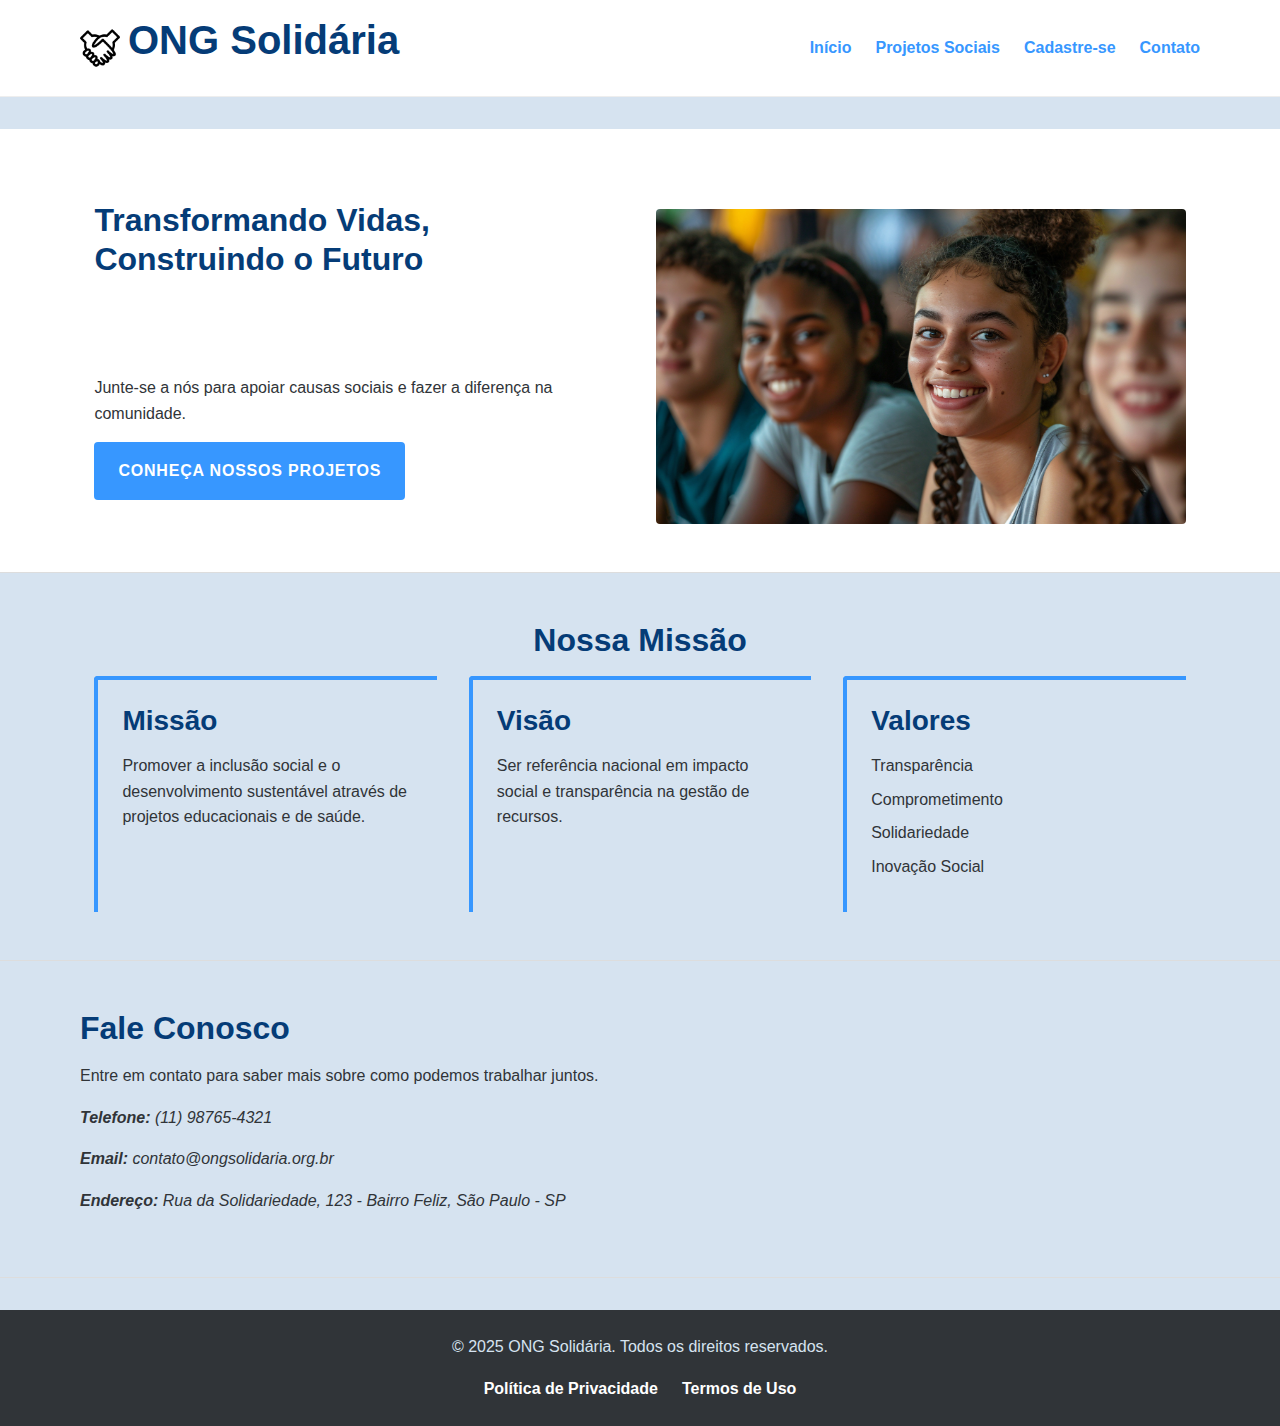
<file: index.html>
<!DOCTYPE html>
<html lang="pt-BR">
<head>
    <meta charset="UTF-8">
    <meta name="viewport" content="width=device-width, initial-scale=1.0">
    <title>ONG Solidária - Juntos Transformamos Vidas</title>
    <meta name="description" content="ONG Solidária: Conheça nossa missão, projetos e como você pode ajudar a transformar vidas através do voluntariado e doações.">
    <link rel="stylesheet" href="css/style.css">
</head>
<body>
    <header>
        <div class="container">
            <div class="logo">
                <img src="img/logo.png" alt="Logo da ONG Solidária">
                <h1>ONG Solidária</h1>
            </div>
            <nav>
                <input type="checkbox" id="menu-toggle" class="menu-toggle">
                <label for="menu-toggle" class="menu-icon">&#9776;</label>
                <ul class="nav-menu">
                    <li><a href="index.html">Início</a></li>
                    <li class="has-submenu">
                            <a href="projetos.html">Projetos Sociais</a>
                            <ul class="submenu">
                                <li><a href="projetos.html#voluntariado">Voluntariado</a></li>
                                <li><a href="projetos.html#doacoes">Doações</a></li>
                            </ul>
                        </li>
                    <li><a href="cadastro.html">Cadastre-se</a></li>
                    <li><a href="#contato">Contato</a></li>
                </ul>
            </nav>
        </div>
    </header>

    <main>
        <section id="hero" aria-labelledby="hero-heading">
            <div class="container">
                <h2 id="hero-heading">Transformando Vidas, Construindo o Futuro</h2>
                <div class="hero-content">
                    <p>Junte-se a nós para apoiar causas sociais e fazer a diferença na comunidade.</p>
                    <a href="projetos.html" class="cta-button">Conheça Nossos Projetos</a>
                </div>
                <img src="img/hero-image.jpg" alt="Pessoas sorrindo em uma atividade da ONG" class="hero-image">
            </div>
        </section>

        <section id="missao" aria-labelledby="missao-heading">
            <h2 id="missao-heading">Nossa Missão</h2>
            <div class="container">
                <article>
                    <h3>Missão</h3>
                    <p>Promover a inclusão social e o desenvolvimento sustentável através de projetos educacionais e de saúde.</p>
                </article>
                <article>
                    <h3>Visão</h3>
                    <p>Ser referência nacional em impacto social e transparência na gestão de recursos.</p>
                </article>
                <article>
                    <h3>Valores</h3>
                    <ul>
                        <li>Transparência</li>
                        <li>Comprometimento</li>
                        <li>Solidariedade</li>
                        <li>Inovação Social</li>
                    </ul>
                </article>
            </div>
        </section>

        <section id="contato-destaque" aria-labelledby="contato-destaque-heading">
            <div class="container">
                <h2 id="contato-destaque-heading">Fale Conosco</h2>
                <p>Entre em contato para saber mais sobre como podemos trabalhar juntos.</p>
                <address>
                    <p><strong>Telefone:</strong> (11) 98765-4321</p>
                    <p><strong>Email:</strong> contato@ongsolidaria.org.br</p>
                    <p><strong>Endereço:</strong> Rua da Solidariedade, 123 - Bairro Feliz, São Paulo - SP</p>
                </address>
            </div>
        </section>
    </main>
    
    <footer id="contato">
        <div class="container">
            <p>&copy; 2025 ONG Solidária. Todos os direitos reservados.</p>
            <nav aria-label="Links de Rodapé">
                <ul>
                    <li><a href="#">Política de Privacidade</a></li>
                    <li><a href="#">Termos de Uso</a></li>
                </ul>
            </nav>
        </div>
    </footer>
</body>
</html>
</file>
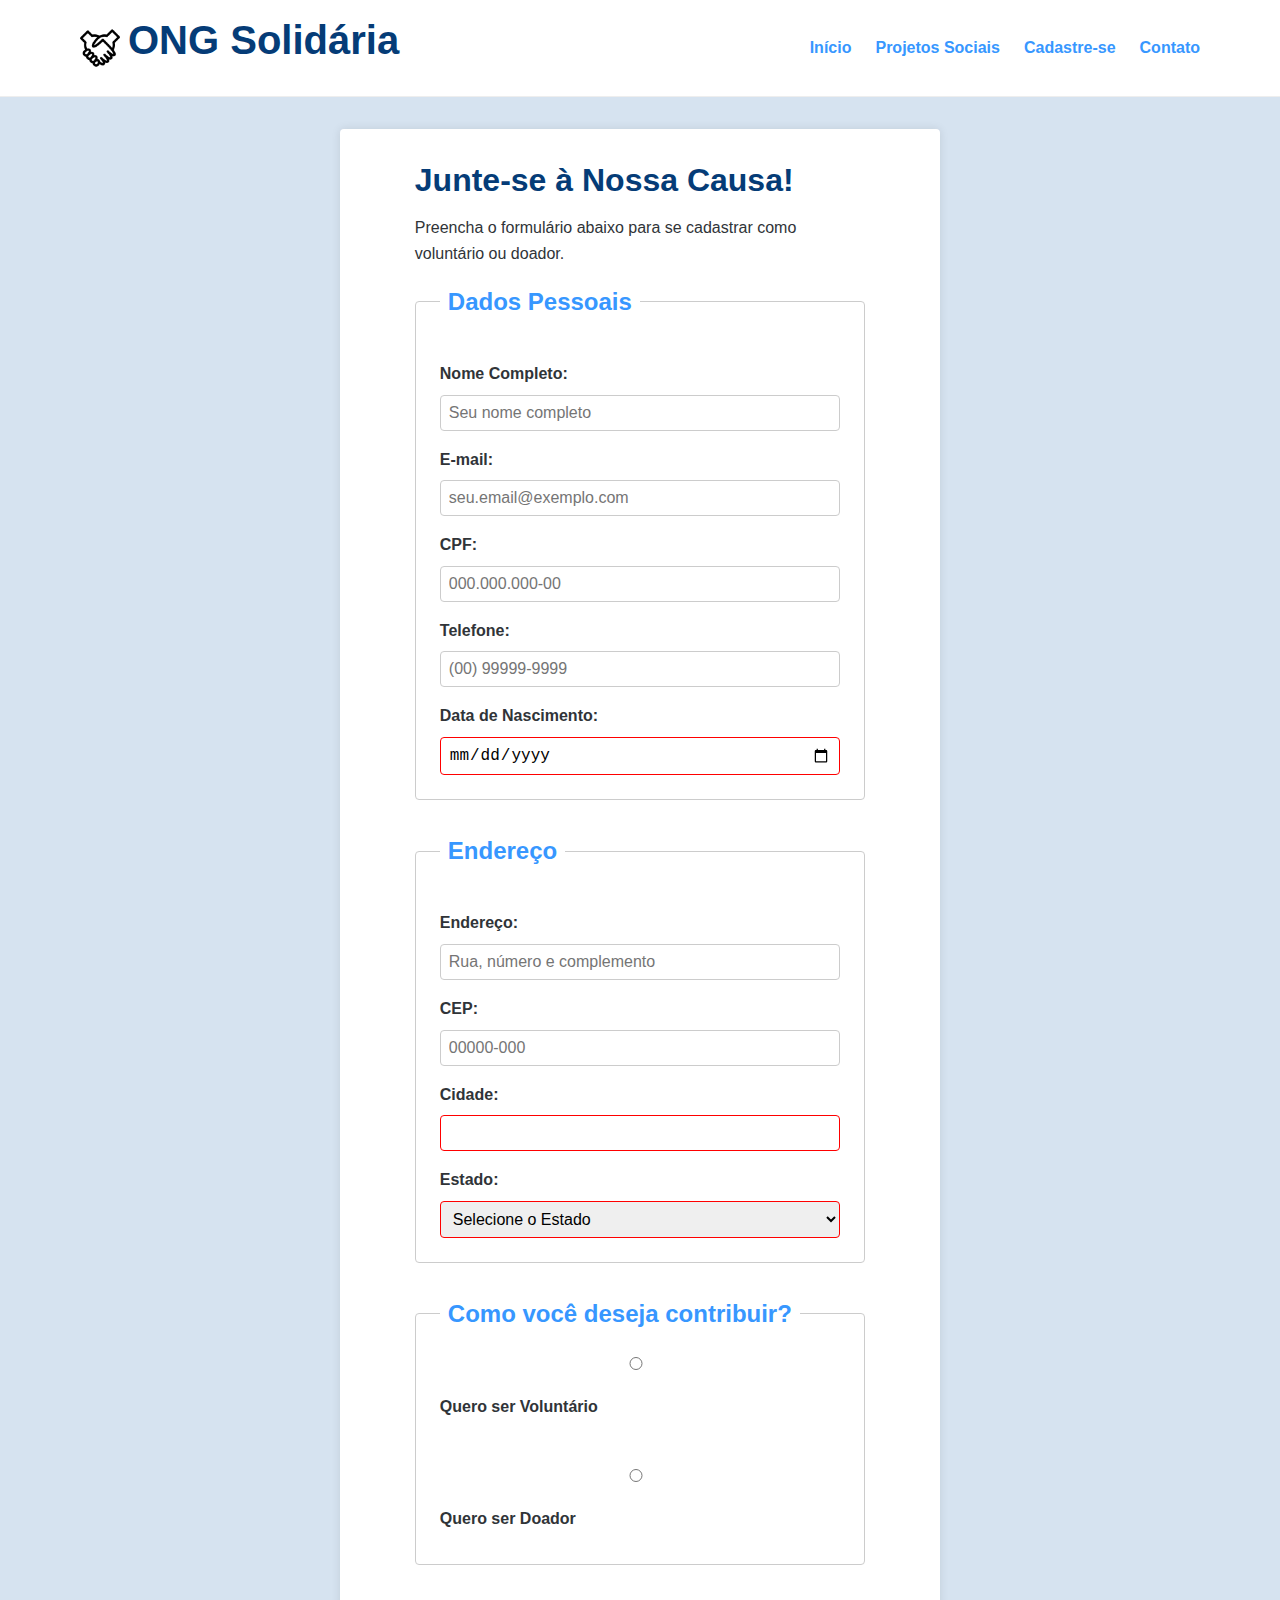
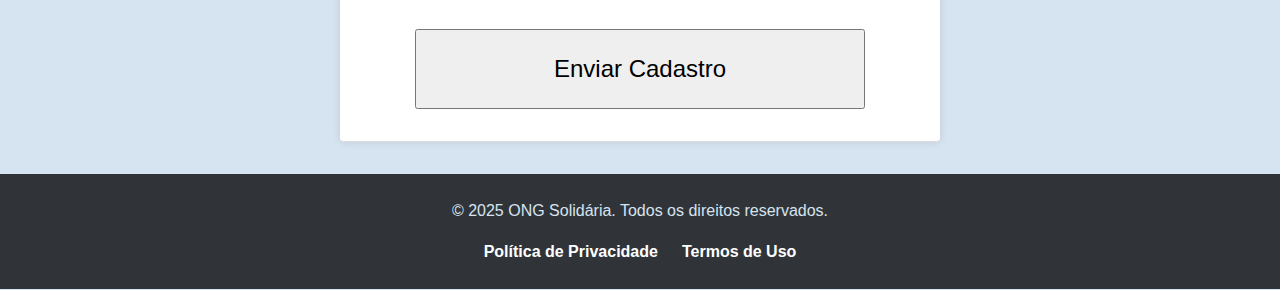
<file: cadastro.html>
<!DOCTYPE html>
<html lang="pt-BR">
<head>
    <meta charset="UTF-8">
    <meta name="viewport" content="width=device-width, initial-scale=1.0">
    <title>Cadastre-se - ONG Solidária</title>
    <meta name="description" content="Faça seu cadastro para se tornar um voluntário ou doador da ONG Solidária.">
    <link rel="stylesheet" href="css/style.css">
</head>
<body>
    <header>
        <div class="container">
            <div class="logo">
                <img src="img/logo.png" alt="Logo da ONG Solidária">
                <h1>ONG Solidária</h1>
            </div>
            <nav>
                <input type="checkbox" id="menu-toggle" class="menu-toggle">
                <label for="menu-toggle" class="menu-icon">&#9776;</label>
                <ul class="nav-menu">
                    <li><a href="index.html">Início</a></li>
                    <li class="has-submenu">
                        <a href="projetos.html">Projetos Sociais</a>
                        <ul class="submenu">
                            <li><a href="projetos.html#voluntariado">Voluntariado</a></li>
                            <li><a href="projetos.html#doacoes">Doações</a></li>
                        </ul>
                    </li>
                    <li><a href="cadastro.html">Cadastre-se</a></li>
                    <li><a href="index.html#contato">Contato</a></li>
                </ul>
            </nav>
        </div>
    </header>

    <main>
        <section id="cadastro-section" aria-labelledby="cadastro-heading">
            <div class="container">
                <h2 id="cadastro-heading">Junte-se à Nossa Causa!</h2>
                <p>Preencha o formulário abaixo para se cadastrar como voluntário ou doador.</p>

                <form action="#" method="POST" id="cadastro-form">
                    <fieldset>
                        <legend>Dados Pessoais</legend>
                        
                        <label for="nome">Nome Completo:</label>
                        <input type="text" id="nome" name="nome" required minlength="3" placeholder="Seu nome completo">

                        <label for="email">E-mail:</label>
                        <input type="email" id="email" name="email" required placeholder="seu.email@exemplo.com">

                        <label for="cpf">CPF:</label>
                        <input type="text" id="cpf" name="cpf" required pattern="\d{3}\.\d{3}\.\d{3}-\d{2}" title="Formato: 000.000.000-00" placeholder="000.000.000-00">

                        <label for="telefone">Telefone:</label>
                        <input type="tel" id="telefone" name="telefone" required pattern="\(\d{2}\) \d{4,5}-\d{4}" title="Formato: (00) 00000-0000" placeholder="(00) 99999-9999">

                        <label for="dataNascimento">Data de Nascimento:</label>
                        <input type="date" id="dataNascimento" name="dataNascimento" required>
                    </fieldset>

                    <fieldset>
                        <legend>Endereço</legend>

                        <label for="endereco">Endereço:</label>
                        <input type="text" id="endereco" name="endereco" required placeholder="Rua, número e complemento">

                        <label for="cep">CEP:</label>
                        <input type="text" id="cep" name="cep" required pattern="\d{5}-\d{3}" title="Formato: 00000-000" placeholder="00000-000">

                        <label for="cidade">Cidade:</label>
                        <input type="text" id="cidade" name="cidade" required>

                        <label for="estado">Estado:</label>
                        <select id="estado" name="estado" required>
                            <option value="" disabled selected>Selecione o Estado</option>
                            <option value="SP">São Paulo</option>
                            <option value="RJ">Rio de Janeiro</option>
                            <option value="MG">Minas Gerais</option>
                            <option option="BA">Bahia</option>
                            <option value="PR">Paraná</option>
                        </select>
                    </fieldset>

                    <fieldset>
                        <legend>Como você deseja contribuir?</legend>

                        <input type="radio" id="voluntario" name="contribuicao" value="voluntario" required>
                        <label for="voluntario">Quero ser Voluntário</label><br>

                        <input type="radio" id="doador" name="contribuicao" value="doador">
                        <label for="doador">Quero ser Doador</label>
                    </fieldset>

                    <button type="submit">Enviar Cadastro</button>
                </form>
            </div>
        </section>
    </main>

    <footer>
        <div class="container">
            <p>&copy; 2025 ONG Solidária. Todos os direitos reservados.</p>
            <nav aria-label="Links de Rodapé">
                <ul>
                    <li><a href="#">Política de Privacidade</a></li>
                    <li><a href="#">Termos de Uso</a></li>
                </ul>
            </nav>
        </div>
    </footer>
</body>
</html>
</file>
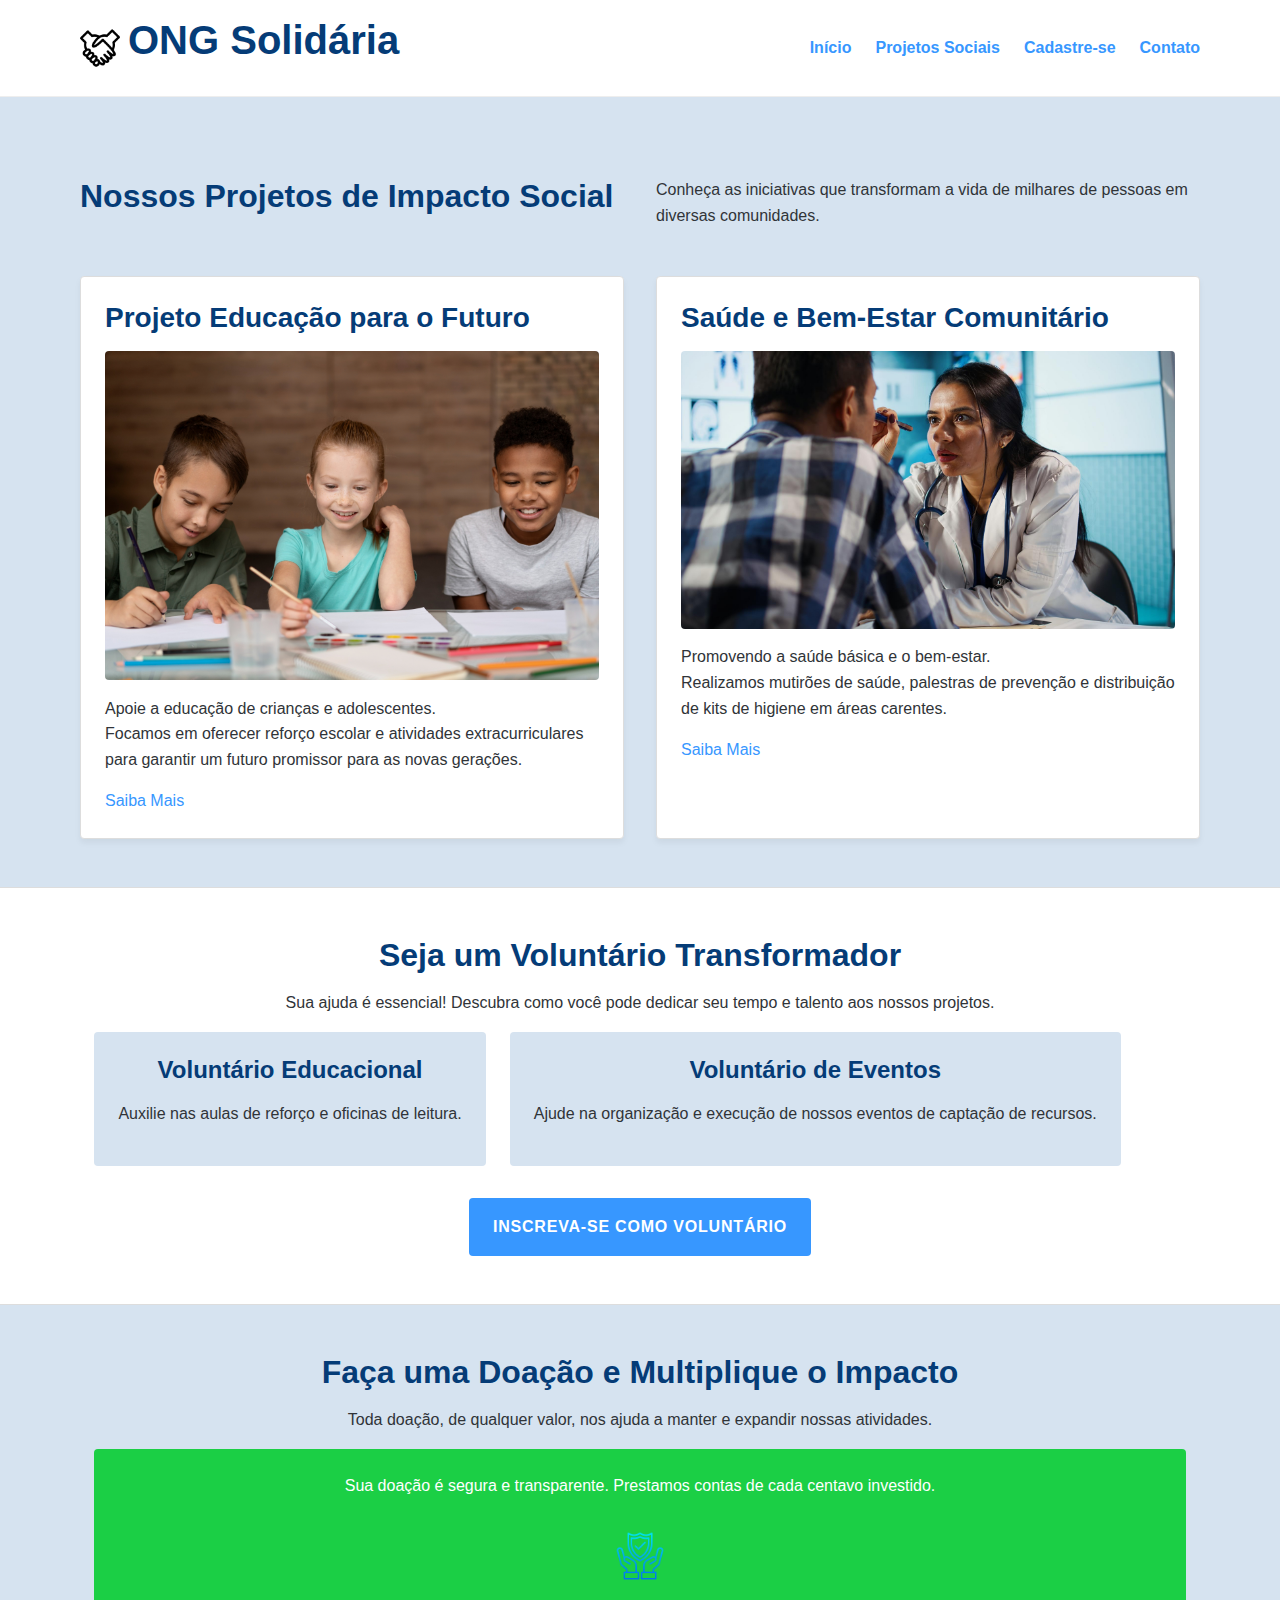
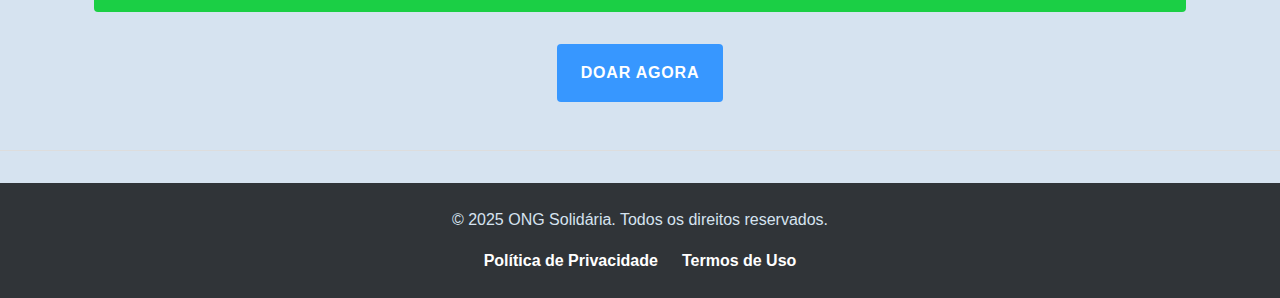
<file: projetos.html>
<!DOCTYPE html>
<html lang="pt-BR">
<head>
    <meta charset="UTF-8">
    <meta name="viewport" content="width=device-width, initial-scale=1.0">
    <title>Projetos Sociais e Como Ajudar - ONG Solidária</title>
    <meta name="description" content="Conheça os projetos sociais da ONG Solidária, descubra oportunidades de voluntariado e saiba como fazer sua doação.">
    <link rel="stylesheet" href="css/style.css">
</head>
<body>
    <header>
        <div class="container">
            <div class="logo">
                <img src="img/logo.png" alt="Logo da ONG Solidária">
                <h1>ONG Solidária</h1>
            </div>
            <nav>
                <input type="checkbox" id="menu-toggle" class="menu-toggle">
                <label for="menu-toggle" class="menu-icon">&#9776;</label> <!--https://www.w3schools.com/charsets/ref_utf_symbols.asp-->
                <ul class="nav-menu">
                    <li><a href="index.html">Início</a></li>
                    <li class="has-submenu">
                        <a href="projetos.html">Projetos Sociais</a>
                        <ul class="submenu">
                            <li><a href="#voluntariado">Voluntariado</a></li>
                            <li><a href="#doacoes">Doações</a></li>
                        </ul>
                    </li>
                    <li><a href="cadastro.html">Cadastre-se</a></li>
                    <li><a href="index.html#contato">Contato</a></li>
                </ul>
            </nav>
        </div>    
    </header>

    <main>
        <section id="projetos" aria-labelledby="projetos-heading">
            <div class="container">
                <h2 id="projetos-heading">Nossos Projetos de Impacto Social</h2>
                <p>Conheça as iniciativas que transformam a vida de milhares de pessoas em diversas comunidades.</p>

                <article class="projeto">
                    <h3>Projeto Educação para o Futuro</h3>
                    <figure>
                        <img src="img/projeto-educacao.jpg" alt="Crianças estudando em sala de aula">
                        <figcaption>Apoie a educação de crianças e adolescentes.</figcaption>
                    </figure>
                    <p>Focamos em oferecer reforço escolar e atividades extracurriculares para garantir um futuro promissor para as novas gerações.</p>
                    <a href="#" class="saiba-mais">Saiba Mais</a>
                </article>

                <article class="projeto">
                    <h3>Saúde e Bem-Estar Comunitário</h3>
                    <figure>
                        <img src="img/projeto-saude.jpg" alt="Profissional de saúde atendendo a comunidade">
                        <figcaption>Promovendo a saúde básica e o bem-estar.</figcaption>
                    </figure>
                    <p>Realizamos mutirões de saúde, palestras de prevenção e distribuição de kits de higiene em áreas carentes.</p>
                    <a href="#" class="saiba-mais">Saiba Mais</a>
                </article>
            </div>    
        </section>

        <section id="voluntariado" aria-labelledby="voluntariado-heading">
            <div class="container">
                <h2 id="voluntariado-heading">Seja um Voluntário Transformador</h2>
                <p>Sua ajuda é essencial! Descubra como você pode dedicar seu tempo e talento aos nossos projetos.</p>

                <div class="oportunidades">
                    <article class="oportunidade">
                        <h4>Voluntário Educacional</h4>
                        <p>Auxilie nas aulas de reforço e oficinas de leitura.</p>
                    </article>
                    <article class="oportunidade">
                        <h4>Voluntário de Eventos</h4>
                        <p>Ajude na organização e execução de nossos eventos de captação de recursos.</p>
                    </article>
                </div>
                <a href="cadastro.html" class="cta-button">Inscreva-se como Voluntário</a>
            </div>    
        </section>

        <section id="doacoes" aria-labelledby="doacoes-heading">
            <div class="container">
                <h2 id="doacoes-heading">Faça uma Doação e Multiplique o Impacto</h2>
                <p>Toda doação, de qualquer valor, nos ajuda a manter e expandir nossas atividades.</p>

                <aside class="doacao-info">
                    <p>Sua doação é segura e transparente. Prestamos contas de cada centavo investido.</p>
                    <img src="img/seguranca.png" alt="Ícone de transparência e segurança">
                </aside>

                <a href="#" class="cta-button">Doar Agora</a>
            </div>    
        </section>
    </main>

    <footer>
        <div class="container">
            <p>&copy; 2025 ONG Solidária. Todos os direitos reservados.</p>
            <nav aria-label="Links de Rodapé">
                <ul>
                    <li><a href="#">Política de Privacidade</a></li>
                    <li><a href="#">Termos de Uso</a></li>
                </ul>
            </nav>
        </div>    
    </footer>
</body>
</html>
</file>
<file: css/style.css>
/*
|--------------------------------------------------------------------------
| Design System (Sistema de Design)
|--------------------------------------------------------------------------
*/

/* https://www.w3schools.com/tags/ref_pxtoemconversion.asp */

:root {
    /* Paleta de Cores */
    --color-primary: #3797ff;        /* Azul Principal (Ações, Botões) */
    --color-primary-dark: #053c77;   /* Azul Escuro (Mouse Hover, Active) */
    --color-secondary: #1bcf45;      /* Verde Secundário (Sucesso, Doações) */
    --color-secondary-dark: #338b48; /* Verde Escuro */
    --color-neutral-light: #d6e3f0;  /* Cinza Claro (Fundo) */
    --color-neutral-medium: #7a8996; /* Cinza Médio (Textos Secundários) */
    --color-neutral-dark: #303438;   /* Cinza Escuro (Textos Principais) */
    --color-white: #ffffff;          /* Branco */
    --color-error: #ff0000;          /* Vermelho (Erros, Alertas) */

    /* Tipografia Hierárquica */
    --font-size-base: 1rem;      /* 16px */
    --font-size-h1: 2.5rem;      /* 40px */
    --font-size-h2: 2rem;        /* 32px */
    --font-size-h3: 1.75rem;     /* 28px */
    --font-size-h4: 1.5rem;      /* 24px */
    --font-size-small: 0.875rem; /* 14px */

    /* Espaçamento Modular */
    --spacing-xs: 0.5rem;   /* 8px */
    --spacing-sm: 1rem;     /* 16px */
    --spacing-md: 1.5rem;   /* 24px */
    --spacing-lg: 2rem;     /* 32px */
    --spacing-xl: 3rem;     /* 48px */
    --spacing-xxl: 4rem;    /* 64px */

    /* Outras Variáveis */
    --border-radius: 0.25rem; /* 4px */
    --transition-speed: 0.3s;
}

* {
    margin: 0;
    padding: 0;
    box-sizing: border-box;
}

body {
    font-family: 'Arial', sans-serif;
    line-height: 1.6;
    color: var(--color-neutral-dark);
    background-color: var(--color-neutral-light);
}

/* Títulos */
h1, h2, h3, h4 {
    margin-bottom: var(--spacing-sm);
    line-height: 1.2;
    color: var(--color-primary-dark);
}

h1 { font-size: var(--font-size-h1); }
h2 { font-size: var(--font-size-h2); }
h3 { font-size: var(--font-size-h3); }
h4 { font-size: var(--font-size-h4); }

p {
    margin-bottom: var(--spacing-sm);
}

/* Links */
a {
    color: var(--color-primary);
    text-decoration: none;
    transition: color var(--transition-speed);
}

a:hover {
    color: var(--color-primary-dark);
    text-decoration: underline;
}

/*
|--------------------------------------------------------------------------
| Layout Base (Grid e Flexbox)
|--------------------------------------------------------------------------
*/

.container {
    width: 90%;
    max-width: 1200px;
    margin: 0 auto;
    padding: 0 var(--spacing-sm);
}

/* Estrutura principal da página com Grid */
body {
    display: grid;
    grid-template-rows: auto 1fr auto; /* header, main, footer */
    min-height: 100vh;
}

main {
    padding: var(--spacing-lg) 0;
}

section {
    padding: var(--spacing-xl) 0;
    border-bottom: 1px solid #ddd;
}

/* Flexbox para o cabeçalho */
header {
    background-color: var(--color-white);
    padding: var(--spacing-sm) 0;
    border-bottom: 1px solid #eee;
}

header .container {
    display: flex;
    justify-content: space-between;
    align-items: center;
}

.logo {
    display: flex;
    align-items: center;
}

.logo img {
    height: 40px;
    margin-right: var(--spacing-xs);
}

/* Flexbox para a navegação principal */
nav ul {
    list-style: none;
    display: flex;
    gap: var(--spacing-md);
}

nav a {
    padding: var(--spacing-xs) 0;
    font-weight: bold;
}

/*
|--------------------------------------------------------------------------
| Componentes de Interface (Botões)
|--------------------------------------------------------------------------
*/

.cta-button {
    display: inline-block;
    padding: var(--spacing-sm) var(--spacing-md);
    background-color: var(--color-primary);
    color: var(--color-white) !important;
    border: none;
    border-radius: var(--border-radius);
    text-transform: uppercase;
    font-weight: bold;
    letter-spacing: 0.05em;
    transition: background-color var(--transition-speed), transform var(--transition-speed);
    text-decoration: none;
    cursor: pointer;
}

.cta-button:hover, .cta-button:focus {
    background-color: var(--color-primary-dark);
    transform: translateY(-2px);
    text-decoration: none;
}

.cta-button:active {
    background-color: var(--color-primary-dark);
    transform: translateY(0);
}

/*
|--------------------------------------------------------------------------
| Componentes de Interface (Cards - Projetos)
|--------------------------------------------------------------------------
*/

.projeto {
    background-color: var(--color-white);
    border: 1px solid #ddd;
    border-radius: var(--border-radius);
    padding: var(--spacing-md);
    margin-bottom: var(--spacing-lg);
    box-shadow: 0 4px 6px rgba(0, 0, 0, 0.05);
    transition: box-shadow var(--transition-speed);
}

.projeto:hover {
    box-shadow: 0 8px 12px rgba(0, 0, 0, 0.1);
}

.projeto figure img {
    width: 100%;
    height: auto;
    border-radius: var(--border-radius);
    margin-bottom: var(--spacing-xs);
}

/*
|--------------------------------------------------------------------------
| Estilização de Formulários
|--------------------------------------------------------------------------
*/

#cadastro-form fieldset {
    border: 1px solid #ccc;
    padding: var(--spacing-md);
    margin-bottom: var(--spacing-lg);
    border-radius: var(--border-radius);
}

#cadastro-form legend {
    font-size: var(--font-size-h4);
    font-weight: bold;
    color: var(--color-primary);
    padding: 0 var(--spacing-xs);
}

#cadastro-form label {
    display: block;
    margin-top: var(--spacing-sm);
    margin-bottom: var(--spacing-xs);
    font-weight: bold;
}

#cadastro-form input[type="text"],
#cadastro-form input[type="email"],
#cadastro-form input[type="tel"],
#cadastro-form input[type="date"],
#cadastro-form select,
#cadastro-form textarea {
    width: 100%;
    padding: var(--spacing-xs);
    border: 1px solid #ccc;
    border-radius: var(--border-radius);
    font-size: var(--font-size-base);
    transition: border-color var(--transition-speed), box-shadow var(--transition-speed);
}

#cadastro-form input:focus,
#cadastro-form select:focus,
#cadastro-form textarea:focus {
    border-color: var(--color-primary);
    box-shadow: 0 0 0 0.2rem rgba(0, 123, 255, 0.25);
    outline: none;
}

#cadastro-form input:invalid:not(:placeholder-shown),
#cadastro-form select:invalid:not(:placeholder-shown) {
    border-color: var(--color-error);
}

#cadastro-form input:invalid:not(:placeholder-shown):focus,
#cadastro-form select:invalid:not(:placeholder-shown):focus {
    box-shadow: 0 0 0 0.2rem rgba(220, 53, 69, 0.25);
}

/* Estilização para radio buttons */
#cadastro-form input[type="radio"] {
    margin-right: var(--spacing-xs);
}

/* Botão de Envio */
#cadastro-form button[type="submit"] {
    width: 100%;
    margin-top: var(--spacing-lg);
    padding: var(--spacing-md);
    font-size: var(--font-size-h4);
}

/*
|--------------------------------------------------------------------------
| Rodapé
|--------------------------------------------------------------------------
*/

footer {
    background-color: var(--color-neutral-dark);
    color: var(--color-neutral-light);
    padding: var(--spacing-md) 0;
    text-align: center;
}

footer a {
    color: var(--color-white);
}

footer nav ul {
    justify-content: center;
    margin-top: var(--spacing-xs);
}

/*
|--------------------------------------------------------------------------
| Responsividade (Mobile-First)
|--------------------------------------------------------------------------
| Layout Específico das Páginas (Mobile-First)
|--------------------------------------------------------------------------
*/

/* Index.html - Hero Section */
#hero {
    display: flex;
    flex-direction: column;
    align-items: center;
    text-align: center;
    padding: var(--spacing-xl) var(--spacing-sm);
    background-color: var(--color-white);
}

#hero-heading {
    color: var(--color-primary-dark);
    font-size: var(--font-size-h2);
}

#hero .hero-image {
    width: 100%;
    max-width: 400px;
    height: auto;
    margin-top: var(--spacing-lg);
    border-radius: var(--border-radius);
}

/* Index.html - Missão/Visão/Valores Section */
#missao {
    padding: var(--spacing-xl) var(--spacing-sm);
}

#missao-heading {
    text-align: center;
}

#missao article {
    margin-bottom: var(--spacing-lg);
    padding: var(--spacing-md);
    border-top: 4px solid var(--color-primary);
    border-left: 4px solid var(--color-primary);
    border-top-left-radius: var(--border-radius);
    background-color: var(--color-neutral-light);
}

#missao ul {
    list-style: none;
    padding-left: 0;
}

#missao li {
    margin-bottom: var(--spacing-xs);
}

/* Projetos.html - Seção de Projetos (Cards) */
#projetos .projeto {
    margin-bottom: var(--spacing-lg);
}

/* Projetos.html - Seção de Voluntariado */
#voluntariado {
    background-color: var(--color-white);
    padding: var(--spacing-xl) var(--spacing-sm);
    text-align: center;
}

#voluntariado .oportunidades {
    display: flex;
    flex-direction: column;
    gap: var(--spacing-md);
    margin-bottom: var(--spacing-lg);
}

.oportunidade {
    background-color: var(--color-neutral-light);
    padding: var(--spacing-md);
    border-radius: var(--border-radius);
}

/* Projetos.html - Seção de Doações */
#doacoes {
    padding: var(--spacing-xl) var(--spacing-sm);
    text-align: center;
}

.doacao-info {
    background-color: var(--color-secondary);
    color: var(--color-white);
    padding: var(--spacing-md);
    border-radius: var(--border-radius);
    margin-bottom: var(--spacing-lg);
}

.doacao-info img {
    width: 50px;
    height: auto;
    margin-top: var(--spacing-sm);
}

/* Cadastro.html - Formulário */
#cadastro-section {
    max-width: 600px;
    margin: 0 auto;
    padding: var(--spacing-lg);
    background-color: var(--color-white);
    border-radius: var(--border-radius);
    box-shadow: 0 0 10px rgba(0, 0, 0, 0.1);
}

#cadastro-form fieldset:last-of-type {
    display: flex;
    flex-direction: column;
    gap: var(--spacing-xs);
}

/*
|--------------------------------------------------------------------------
| Navegação Responsiva (Menu Hambúrguer e Dropdown)
|--------------------------------------------------------------------------
*/

.menu-toggle {
    display: none;
}

.menu-icon {
    display: none;
    font-size: var(--font-size-h2);
    cursor: pointer;
    color: var(--color-primary-dark);
}

.nav-menu {
    position: relative; 
}

/* Dropdown/Submenu */
.has-submenu {
    position: relative;
}

.submenu {
    display: none;
    position: absolute;
    top: 100%;
    left: 0;
    background-color: var(--color-white);
    list-style: none;
    padding: var(--spacing-xs) 0;
    border: 1px solid #eee;
    box-shadow: 0 4px 6px rgba(0, 0, 0, 0.1);
    z-index: 10;
    min-width: 150px;
}

.has-submenu:hover .submenu {
    display: block;
}

.submenu li {
    padding: 0;
}

.submenu a {
    display: block;
    padding: var(--spacing-xs) var(--spacing-sm);
    white-space: nowrap;
}

.submenu a:hover {
    background-color: var(--color-neutral-light);
}

/* Media Query para Mobile */
@media (max-width: 768px) {
    header .container {
        flex-wrap: wrap;
    }

    .menu-icon {
        display: block;
    }

    .nav-menu {
        width: 100%;
        flex-direction: column;
        display: none;
        background-color: var(--color-white);
        position: absolute;
        top: 100%;
        left: 0;
        padding: var(--spacing-sm) 0;
        border-top: 1px solid #eee;
        box-shadow: 0 4px 6px rgba(0, 0, 0, 0.1);
    }

    .nav-menu li {
        border-bottom: 1px solid var(--color-neutral-light);
    }

    .nav-menu a {
        padding: var(--spacing-sm) var(--spacing-md);
        display: block;
    }

    .menu-toggle:checked ~ .nav-menu {
        display: flex;
    }

    /* Dropdown no Mobile */
    .has-submenu:hover .submenu,
    .has-submenu .submenu {
        position: static;
        display: none;
        padding-left: var(--spacing-lg);
        border: none;
        box-shadow: none;
    }

    /* Mostrar o submenu quando o menu principal estiver aberto (simulação de clique) */
    .menu-toggle:checked ~ .nav-menu .has-submenu:hover .submenu {
        display: block;
    }
}

/*
|--------------------------------------------------------------------------
| Componentes de Feedback (Alerts, Toasts, Modals)
|--------------------------------------------------------------------------
*/

.alert {
    padding: var(--spacing-sm);
    margin-bottom: var(--spacing-lg);
    border: 1px solid transparent;
    border-radius: var(--border-radius);
    font-weight: bold;
}

.alert-success {
    color: #155724;
    background-color: #d4edda;
    border-color: #c3e6cb;
}

.alert-error {
    color: #721c24;
    background-color: #f8d7da;
    border-color: #f5c6cb;
}

.alert-info {
    color: #0c5460;
    background-color: #d1ecf1;
    border-color: #bee5eb;
}

/*
|--------------------------------------------------------------------------
| Componentes de Categorização (Badges e Tags)
|--------------------------------------------------------------------------
*/

.badge {
    display: inline-block;
    padding: 0.25em 0.4em;
    font-size: 75%;
    font-weight: 700;
    line-height: 1;
    text-align: center;
    white-space: nowrap;
    vertical-align: baseline;
    border-radius: var(--border-radius);
    margin-right: var(--spacing-xs);
}

.badge-primary {
    color: var(--color-white);
    background-color: var(--color-primary);
}

.badge-secondary {
    color: var(--color-white);
    background-color: var(--color-secondary);
}

.badge-neutral {
    color: var(--color-white);
    background-color: var(--color-neutral-medium);
}
/*
|--------------------------------------------------------------------------
| Breakpoints Responsivos e Sistema de Grid (12 Colunas)
|--------------------------------------------------------------------------
*/

.col-1 { width: 8.33%; }
.col-2 { width: 16.66%; }
.col-3 { width: 25%; }
.col-4 { width: 33.33%; }
.col-5 { width: 41.66%; }
.col-6 { width: 50%; }
.col-7 { width: 58.33%; }
.col-8 { width: 66.66%; }
.col-9 { width: 75%; }
.col-10 { width: 83.33%; }
.col-11 { width: 91.66%; }
.col-12 { width: 100%; }

.row {
    display: flex;
    flex-wrap: wrap;
    margin: 0 calc(-1 * var(--spacing-xs));
}

.row > [class^="col-"] {
    padding: var(--spacing-xs);
}

@media (min-width: 768px) {
    /* Navegação Desktop */
    .menu-icon, .menu-toggle {
        display: none;
    }
    .nav-menu {
        display: flex !important; /* Sobrescreve o 'display: none' do mobile */
        position: static;
        flex-direction: row;
        box-shadow: none;
        border-top: none;
    }

    #hero .container {
        display: grid;
        grid-template-columns: 1fr 1fr;
        gap: var(--spacing-lg);
        align-items: center;
        text-align: left;
    }

    #hero .hero-content {
        grid-column: 1 / 2;
    }

    #hero .hero-image {
        grid-column: 2 / 3;
        grid-row: 1 / 3;
        max-width: 100%;
    }

    #missao .container {
        display: grid;
        grid-template-columns: repeat(3, 1fr);
        gap: var(--spacing-lg);
    }
    #missao article {
        margin-bottom: 0;
    }

    #projetos .container {
        display: grid;
        grid-template-columns: repeat(2, 1fr);
        gap: var(--spacing-lg);
    }
    #projetos .projeto {
        margin-bottom: 0;
    }

    #voluntariado .oportunidades {
        flex-direction: row;
    }
}
</file>
